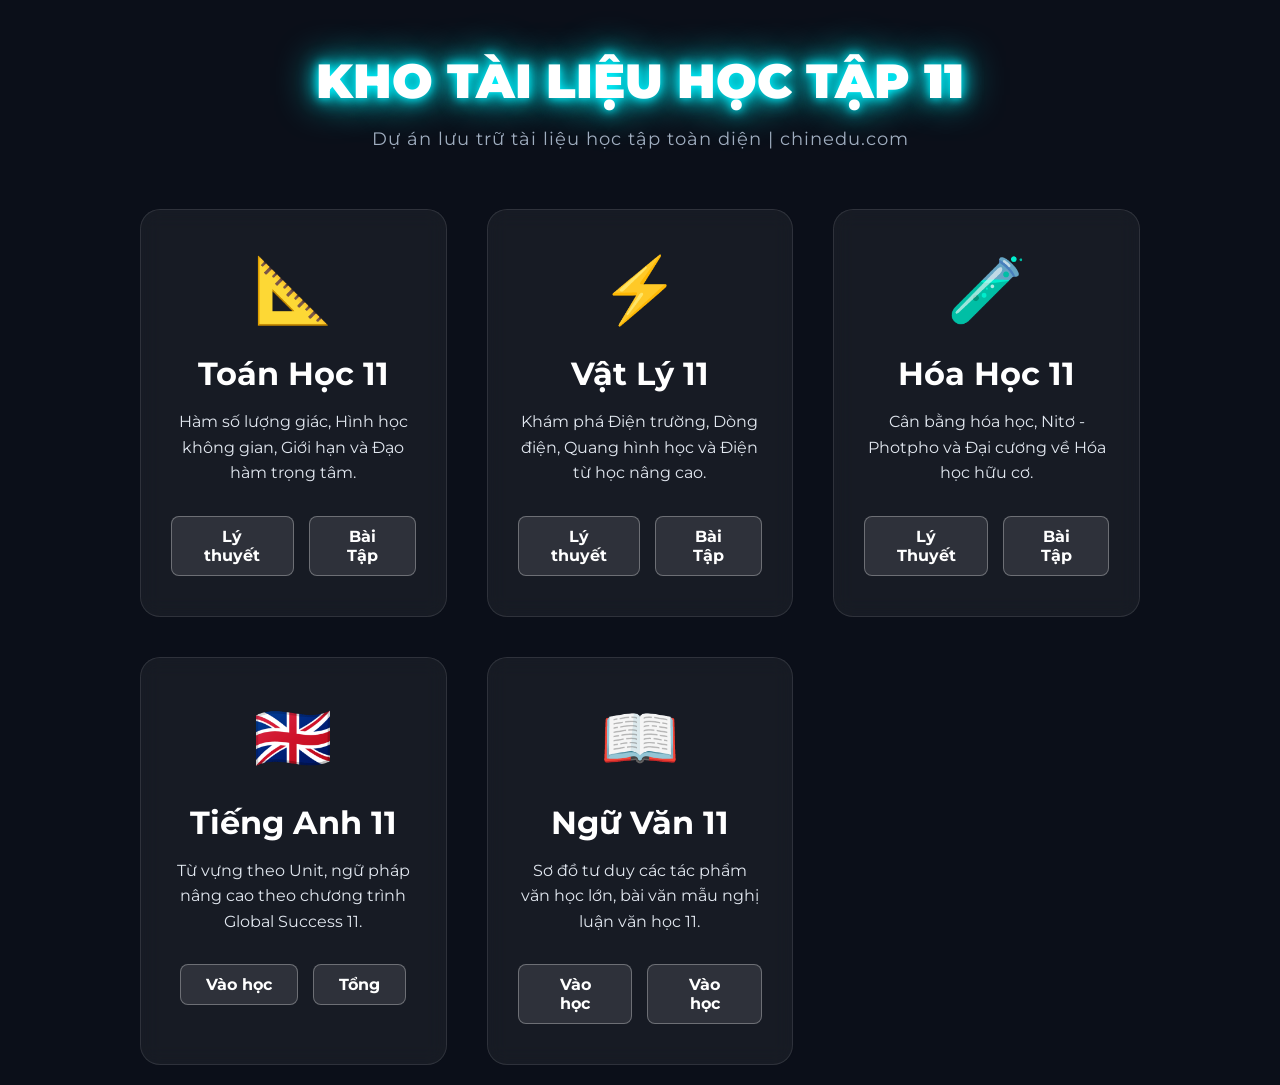
<file: index.html>
<!DOCTYPE html>
<html lang="vi">
<head>
    <meta charset="UTF-8">
    <meta name="viewport" content="width=device-width, initial-scale=1.0">
    <title>Kho Tài Liệu Lớp 11 miễn  - chinedu.com</title>
    <link href="https://fonts.googleapis.com/css2?family=Montserrat:wght@400;700;900&display=swap" rel="stylesheet">
    <link rel="stylesheet" href="style.css">
</head>
<body>
    <div class="container">
        <header>
            <h1 class="glow-text">KHO TÀI LIỆU HỌC TẬP 11</h1>
            <p class="subtitle">Dự án lưu trữ tài liệu học tập toàn diện | chinedu.com</p>
        </header>

        <main class="grid-layout">
            
            <div class="subject-card math-card">
                <div class="card-icon">📐</div>
                <h2>Toán Học 11</h2>
                <p>Hàm số lượng giác, Hình học không gian, Giới hạn và Đạo hàm trọng tâm.</p>
                <div class="card-links">
                    <a href="https://drive.google.com/drive/folders/1_RbaIPsPiYU44JpcGq53km35fjM_xerR?usp=drive_link" class="btn-neon" target="_blank">Lý thuyết</a>
                    <a href="https://drive.google.com/drive/folders/1m1e038yLNHvdeNCj5zRyddrS1EX4o026?usp=drive_link" class="btn-neon" target="_blank">Bài Tập</a>
                </div>
            </div>

            <div class="subject-card physics-card">
                <div class="card-icon">⚡</div>
                <h2>Vật Lý 11</h2>
                <p>Khám phá Điện trường, Dòng điện, Quang hình học và Điện từ học nâng cao.</p>
                <div class="card-links">
                    <a href="https://drive.google.com/drive/folders/1mb1q_5e5_UsjQHHxNKmQxNtXGjppbrBX?usp=sharing" class="btn-neon" target="_blank">Lý thuyết</a>
                    <a href="https://drive.google.com/drive/folders/1mb1q_5e5_UsjQHHxNKmQxNtXGjppbrBX?usp=sharing" class="btn-neon" target="_blank">Bài Tập</a>
                </div>
            </div>

            <div class="subject-card chemistry-card">
                <div class="card-icon">🧪</div>
                <h2>Hóa Học 11</h2>
                <p>Cân bằng hóa học, Nitơ - Photpho và Đại cương về Hóa học hữu cơ.</p>
                <div class="card-links">
                    <a href="https://drive.google.com/file/d/1mdr1L_JtBS0cfe5Tovy12nvqjMMo6Q4N/view?usp=sharing" class="btn-neon" target="_blank">Lý Thuyết</a>
                    <a href="https://drive.google.com/drive/folders/1wPULa4d9nTt619_9_UjyH-Pgalad9y3O?usp=drive_link" class="btn-neon" target="_blank">Bài Tập</a>
                </div>
            </div>

            <div class="subject-card english-card">
                <div class="card-icon">🇬🇧</div>
                <h2>Tiếng Anh 11</h2>
                <p>Từ vựng theo Unit, ngữ pháp nâng cao theo chương trình Global Success 11.</p>
                <div class="card-links">
                    <a href="https://drive.google.com/drive/folders/14S9mpYqKzhnY1iikhZzr6AKX-Z2rCMuX?usp=sharing" class="btn-neon" target="_blank">Vào học</a>
                    <a href="https://docs.google.com/document/d/19ZHUMxZQP-1ltC6OHke-3-Ofd_e-rsb-wyufBDkAZuo/edit?usp=sharing" class="btn-neon" target="_blank">Tổng </a>
                </div>
                </div>

            <div class="subject-card literature-card">
                <div class="card-icon">📖</div>
                <h2>Ngữ Văn 11</h2>
                <p>Sơ đồ tư duy các tác phẩm văn học lớn, bài văn mẫu nghị luận văn học 11.</p>
                <div class="card-links">
                    <a href="https://drive.google.com/drive/folders/1PiflfP7B11O811lT0G7HysLdOXHQpSXn?usp=sharing" class="btn-neon" target="_blank">Vào học</a>
                    <a href="https://drive.google.com/drive/folders/1PiflfP7B11O811lT0G7HysLdOXHQpSXn?usp=sharing" class="btn-neon" target="_blank">Vào học</a>
            </div>
            </div>

        </main>
    </div>
</body>
</html>
</file>
<file: style.css>
/* Thiết lập nền tối và phông chữ */
body {
    margin: 0;
    padding: 0;
    font-family: 'Montserrat', sans-serif;
    background-color: #0b0f19; /* Nền màu xanh đen huyền bí */
    color: #ffffff; /* Chữ màu trắng sáng để dễ đọc */
    display: flex;
    justify-content: center;
    align-items: center;
    min-height: 100vh;
}

.container {
    width: 100%;
    max-width: 1000px;
    padding: 20px;
}

header {
    text-align: center;
    margin-bottom: 60px;
}

/* Hiệu ứng chữ phát sáng (Glow) cho tiêu đề */
.glow-text {
    font-size: 3rem;
    font-weight: 900;
    color: #fff;
    text-shadow: 0 0 10px #00f3ff, 0 0 20px #00f3ff, 0 0 40px #00f3ff;
    margin-bottom: 10px;
    text-transform: uppercase;
}

.subtitle {
    color: #a0aec0;
    font-size: 1.1rem;
    letter-spacing: 1px;
}

.grid-layout {
    display: grid;
    grid-template-columns: repeat(auto-fit, minmax(300px, 1fr));
    gap: 40px;
}

/* Khung viền kính mờ cho các thẻ tài liệu */
.subject-card {
    background: rgba(255, 255, 255, 0.05);
    border-radius: 20px;
    padding: 40px 30px;
    text-align: center;
    border: 1px solid rgba(255, 255, 255, 0.1);
    backdrop-filter: blur(10px);
    transition: all 0.4s ease;
    position: relative;
}

/* Hiệu ứng di chuột cho thẻ Toán (phát sáng hồng/đỏ) */
.math-card:hover {
    transform: translateY(-10px);
    box-shadow: 0 10px 30px rgba(255, 0, 128, 0.4);
    border-color: #ff0080;
}

/* Hiệu ứng di chuột cho thẻ Lý (phát sáng xanh dương) */
.physics-card:hover {
    transform: translateY(-10px);
    box-shadow: 0 10px 30px rgba(0, 243, 255, 0.4);
    border-color: #00f3ff;
}

.card-icon {
    font-size: 4rem;
    margin-bottom: 20px;
}

.subject-card h2 {
    font-size: 2rem;
    margin-bottom: 15px;
}

.subject-card p {
    color: #e2e8f0; /* Chữ màu xám sáng giúp tăng độ nét */
    line-height: 1.6;
    margin-bottom: 30px;
}

.card-links {
    display: flex;
    justify-content: center;
    gap: 15px;
}

/* Nút bấm mặc định */
.btn-neon {
    text-decoration: none;
    color: #fff;
    font-weight: bold;
    padding: 10px 25px;
    border-radius: 8px;
    background: rgba(255, 255, 255, 0.1);
    border: 1px solid rgba(255, 255, 255, 0.3);
    transition: all 0.3s ease;
}

/* Nút bấm thẻ Toán khi di chuột */
.math-card .btn-neon:hover {
    background: #ff0080;
    border-color: #ff0080;
    box-shadow: 0 0 15px #ff0080;
}

/* Nút bấm thẻ Lý khi di chuột */
.physics-card .btn-neon:hover {
    background: #00f3ff;
    border-color: #00f3ff;
    box-shadow: 0 0 15px #00f3ff;
}
</file>
